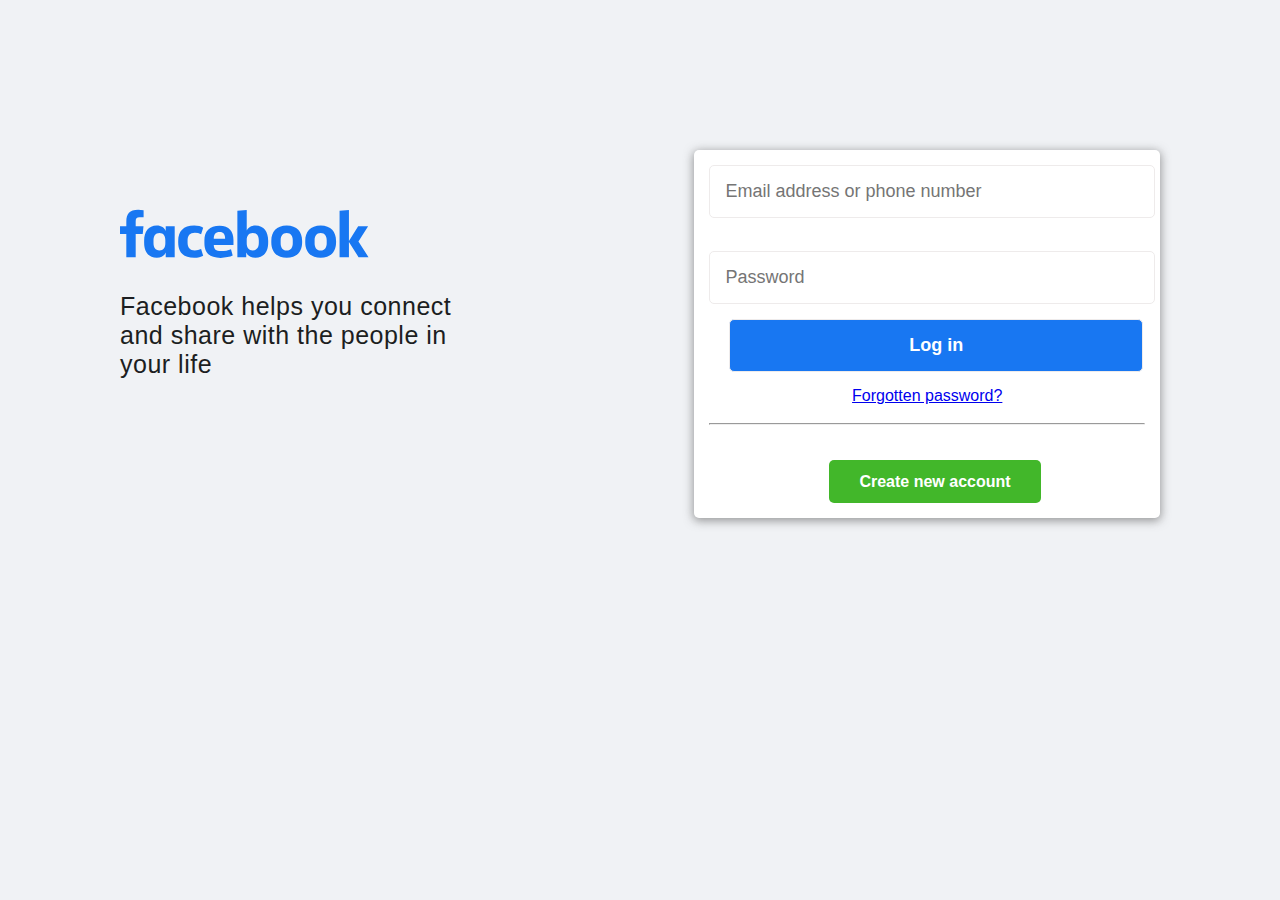
<file: index.html>
<!DOCTYPE html>
<html lang="en">
<head>
    <meta charset="UTF-8">
    <meta http-equiv="X-UA-Compatible" content="IE=edge">
    <meta name="viewport" content="width=device-width, initial-scale=1.0">
    <title>Facebook-log in sign up</title>
    <link rel="icon" href="icon.png">
    <link rel="stylesheet" href="style.css">
</head>
<body>
    <div class="main">
        <div class="fb-content">
            <img src="logo.svg" alt="facebook" class="fb-image">
            <p class="fb-para">Facebook helps you connect and share with the people in your life</p>
        </div>
        <div class="fb-form">
            <form action="" class="login-form">
                <input type="text" placeholder="Email address or phone number"> <br> <br>
                <input type="text" placeholder="Password"> <br>
                <input type="button" name="Log in" id="" value="Log in" class="fb-login">
                <a href="pass.html"><p class="fgt-pass">Forgotten password?</p></a> <br> <hr> 
                <button class="new-acc">Create new account</button>
            </form>
        </div>
    </div>
    <footer class="footer">
        <ul>
            <li></li>
        </ul>
    </footer>
</body>
</html>
</file>
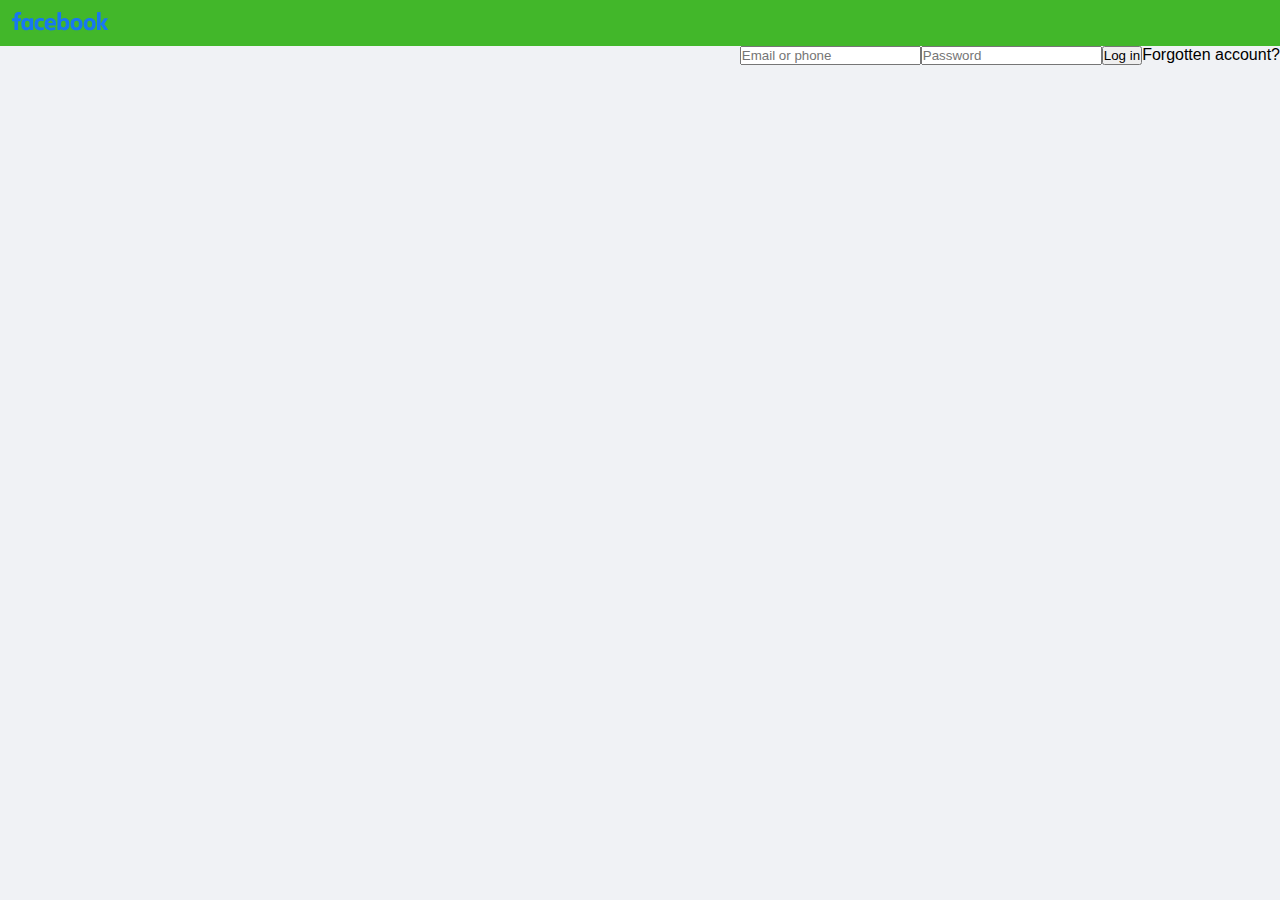
<file: pass.html>
<!DOCTYPE html>
<html lang="en">
<head>
    <meta charset="UTF-8">
    <meta http-equiv="X-UA-Compatible" content="IE=edge">
    <meta name="viewport" content="width=device-width, initial-scale=1.0">
    <title>Forgooten Password | Can't login</title>
    <link rel="stylesheet" href="style.css">
    <link rel="icon" href="icon.png">
</head>
<body>
    <div class="nav-bar">
        <div><img src="logo.svg" alt="" class="pass-img"></div>
        <ul>
            <li><input type="text" placeholder="Email or phone"></li>
            <li><input type="password" placeholder="Password"></li>
            <li><button>Log in</button></li>
            <li>Forgotten account?</li>
        </ul>
    </div>
</body>
</html>
</file>
<file: style.css>
*{
    margin: 0;
    padding: 0;
}
body{
    background-color:#f0f2f5;
    font-family: Arial, Helvetica, sans-serif;
    text-decoration: none;
}
.fb-image{
    width: 310px;
    padding-left: 89px;
    padding-top: 29px;
}
.fb-para{
    color: #1c1e21;
    font-weight: 500;
    font-size: 25px;
    letter-spacing: .5px;
    padding-left: 120px;
    padding-right: 50px;
    padding-bottom: 85px;
}
.main{
    display: flex;
    /* justify-content: space-evenly; */
}
.fb-content{
    
    width: 50%;
    margin-top: 150px;
}
.fb-form{
    
    width: 40%;
    margin-top: 150px;
    border-radius: 5px;
    padding: 15px;
    box-shadow: 0px 2px 10px 1px rgba(71, 71, 71, 0.52);
    margin-right: 120px;
    margin-left: 150px;
    background: #fff;
}
.fb-form input{
    width: 95%;
    margin-bottom: 15px;
    padding: 15px;
    font-size: 18px;
    border: 1px solid #eeebeb;
    border-radius: 5px;
    outline: none;
    height: auto;
}
.login-form{


    /* display: block; */
}
.new-acc{
    background-color: #42b72a;
    border: none;
    border-radius: 5px;
    color: white;
    font-weight: 700;
}
.fb-login{
    background-color: #1877f2;
    border: none;
    padding:5px 5px 5px 5px;
    margin-left: 20px;
    margin-top: px;
    color:white;
    font-weight: 700;
}
.fgt-pass{
    list-style: none;
    text-align: center;
    cursor: pointer;

}
.new-acc{
    margin-left: 120px;
    padding: 13px 30px 12px 30px;
    margin-top: 35px;
    text-align: center;
    font-size: 16px;
}

.pass-img{
    width: 120px;
}
ul{
    display: flex;
    list-style: none;
    text-decoration: none;
    float: right;

}
.nav-bar{
    background-color: #42b72a;
    width: 100%;
}
</file>
